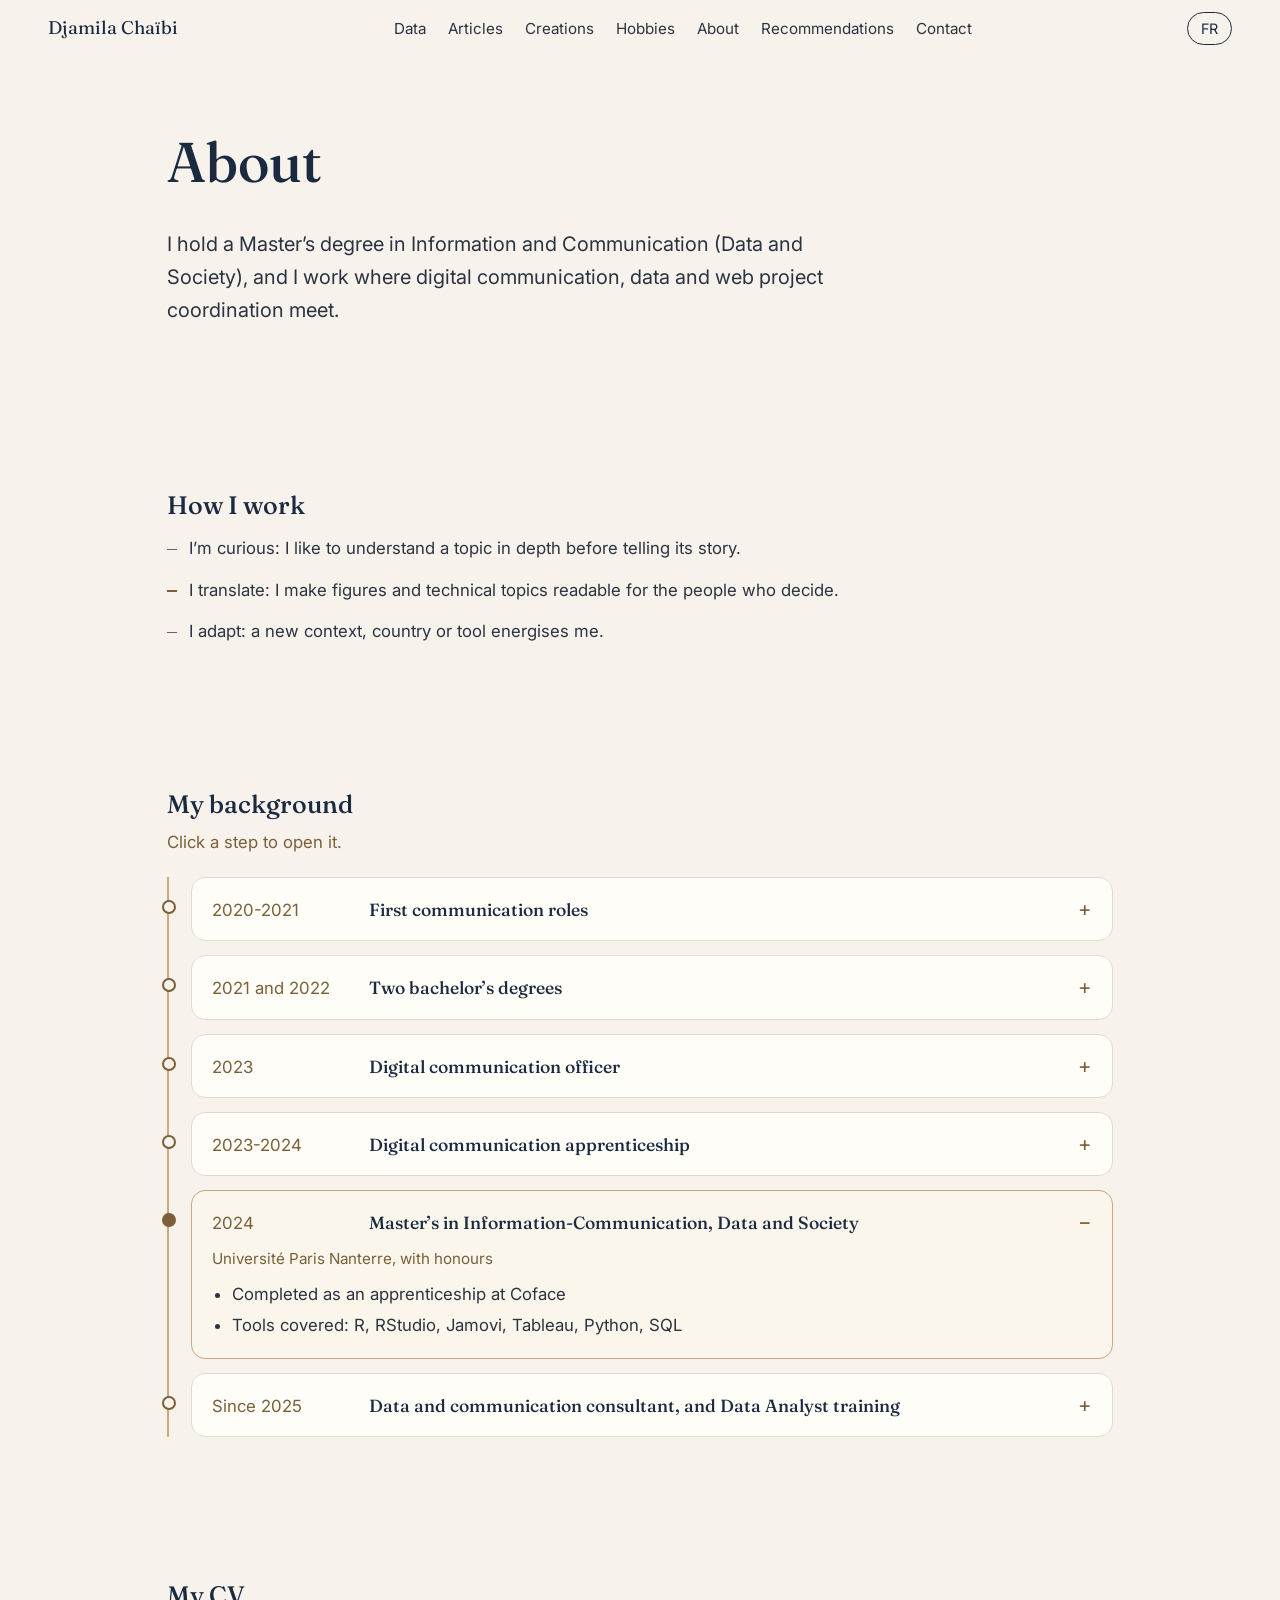
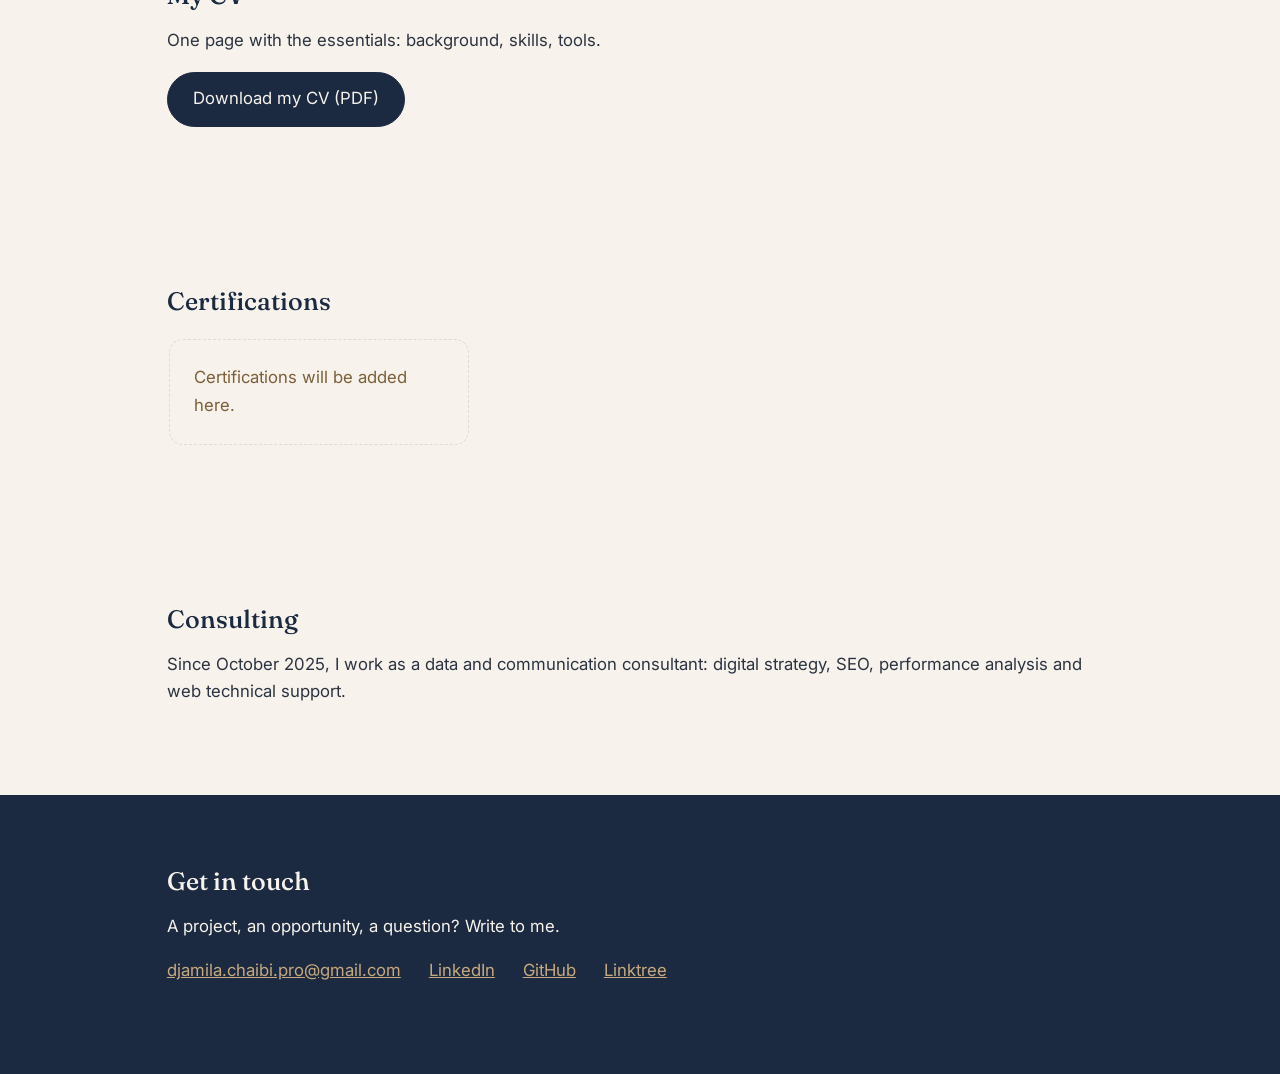
<file: about.html>
<!DOCTYPE html>
<html lang="fr">
<head>
<meta charset="utf-8">
<meta name="viewport" content="width=device-width, initial-scale=1">
<title>À propos, Djamila Chaïbi</title>
<meta name="description" content="Parcours, formation et façon de travailler de Djamila Chaïbi, chargée de projet digital.">
<link rel="preconnect" href="https://fonts.googleapis.com">
<link rel="preconnect" href="https://fonts.gstatic.com" crossorigin>
<link href="https://fonts.googleapis.com/css2?family=Fraunces:opsz,wght@9..144,400;9..144,500&family=Inter:wght@400;500&display=swap" rel="stylesheet">
<link rel="stylesheet" href="style.css">
</head>
<body class="inner">
<header class="top" id="top">
  <a class="brand" href="index.html" data-i18n="name"></a>
  <nav aria-label="Menu principal"><ul id="menu"></ul></nav>
  <div class="tools">
    <button id="lang" class="pill" type="button"></button>
    <button id="burger" class="pill" type="button" aria-label="Menu" aria-expanded="false">Menu</button>
  </div>
</header>

<main>
  <section class="sec intro">
    <h1 data-i18n="about.title"></h1>
    <p class="lead" data-i18n="about.intro"></p>
  </section>

  <section class="sec">
    <h2 data-i18n="about.howTitle"></h2>
    <ul class="how" id="how"></ul>
  </section>

  <section class="sec" id="parcours">
    <h2 data-i18n="about.tlTitle"></h2>
    <p class="hint" data-i18n="about.tlHint"></p>
    <div class="frise" id="frise"></div>
  </section>

  <section class="sec">
    <h2 data-i18n="about.cvTitle"></h2>
    <p data-i18n="about.cvText"></p>
    <p><a class="btn primary" id="cv" data-i18n="about.cvBtn" href="#" download></a></p>
  </section>

  <section class="sec">
    <h2 data-i18n="about.certTitle"></h2>
    <div class="track" id="certs"></div>
  </section>

  <section class="sec">
    <h2 data-i18n="about.consultTitle"></h2>
    <p data-i18n="about.consultText"></p>
  </section>
</main>

<footer class="foot" id="contact">
  <div class="sec">
    <h2 data-i18n="contactTitle"></h2>
    <p data-i18n="contactText"></p>
    <p class="links">
      <a id="mail" href="#"></a>
      <a data-link="linkedin" data-i18n="linkedin" href="#"></a>
      <a data-link="github" data-i18n="github" href="#"></a>
      <a data-link="linktree" data-i18n="linktree" href="#"></a>
    </p>
  </div>
</footer>

<script src="content.js"></script>
<script src="main.js"></script>
</body>
</html>
</file>
<file: style.css>
:root{--cream:#F7F3EC;--paper:#FFFDF8;--navy:#1B2A41;--ink:#2B3340;--sand:#C8A97E;--sand-d:#7A5F38;--rose:#C98B8B;--line:#E4DACB}
*{box-sizing:border-box}
html{scroll-behavior:smooth;scroll-padding-top:72px}
body{margin:0;background:var(--cream);color:var(--ink);font:400 1.05rem/1.65 Inter,system-ui,sans-serif}
h1,h2{font-family:Fraunces,Georgia,serif;color:var(--navy);font-weight:500;line-height:1.15;margin:0 0 .6em}
a{color:inherit}
a:focus-visible,button:focus-visible,.track:focus-visible{outline:2px solid var(--sand-d);outline-offset:3px}

.top{position:fixed;inset:0 0 auto;z-index:20;display:flex;align-items:center;justify-content:space-between;gap:16px;padding:12px clamp(16px,4vw,48px);transition:background .3s}
.top.solid{background:rgba(247,243,236,.95);border-bottom:1px solid var(--line);backdrop-filter:blur(6px)}
.brand{font-family:Fraunces,Georgia,serif;color:var(--navy);text-decoration:none;font-size:1.15rem}
nav ul{display:flex;gap:22px;list-style:none;margin:0;padding:0}
nav a{text-decoration:none;font-size:.95rem;padding:4px 0;border-bottom:1.5px solid transparent}
nav a:hover{border-color:var(--sand)}
.tools{display:flex;gap:8px}
.pill{font:inherit;font-size:.9rem;background:transparent;color:var(--navy);border:1.5px solid var(--navy);border-radius:999px;padding:.25em .9em;cursor:pointer}
.pill:hover{background:var(--navy);color:var(--cream)}
#burger{display:none}

.hero{position:relative;min-height:100svh;display:grid;align-items:center;padding:110px clamp(20px,6vw,80px) 64px;overflow:hidden}
#web{position:absolute;inset:0;width:100%;height:100%}
.hero-in{position:relative;display:grid;grid-template-columns:1.3fr .8fr;gap:48px;align-items:center;max-width:1100px;margin:0 auto;width:100%}
.who{margin:0 0 12px;color:var(--sand-d)}
h1{font-size:clamp(2rem,4.6vw,3.5rem);max-width:18em}
.role{font-size:1.15rem;max-width:30em}
.actions{display:flex;flex-wrap:wrap;gap:12px;margin-top:28px}
.btn{display:inline-block;padding:.75em 1.5em;border:1.5px solid var(--navy);border-radius:999px;color:var(--navy);text-decoration:none}
.btn.primary{background:var(--navy);color:var(--cream)}
.btn:hover{border-color:var(--sand-d)}
.photo{width:min(100%,340px);aspect-ratio:4/5;margin-left:auto;border-radius:999px 999px 14px 14px;background:linear-gradient(160deg,var(--line),var(--sand));overflow:hidden}
.photo img{width:100%;height:100%;object-fit:cover;display:block}

.sec{max-width:1100px;margin:0 auto;padding:72px clamp(20px,6vw,80px)}
.stats{display:grid;grid-template-columns:repeat(3,1fr);gap:32px;border-top:1px solid var(--line);padding-top:28px}
.stats b{display:block;font:500 clamp(2.2rem,5vw,3.4rem)/1 Fraunces,Georgia,serif;color:var(--navy)}
.stats span{display:block;margin-top:8px;max-width:14em}
.head{display:flex;justify-content:space-between;align-items:baseline;gap:16px}
.arrows{display:flex;gap:8px}
.track{display:flex;gap:20px;overflow-x:auto;scroll-snap-type:x mandatory;padding:8px 2px 16px}
.card{flex:0 0 min(300px,82%);scroll-snap-align:start;border:1px solid var(--line);border-radius:14px;padding:24px;background:var(--paper);text-decoration:none}
.card h3{font:500 1.2rem/1.3 Fraunces,Georgia,serif;margin:0 0 8px;color:var(--navy)}
.card p{margin:0}
.card.empty{border-style:dashed;background:transparent;color:var(--sand-d)}

.timeline{list-style:none;margin:0;padding:0 0 0 22px;border-left:2px solid var(--sand)}
.timeline li{position:relative;padding:0 0 28px 8px}
.timeline li::before{content:"";position:absolute;left:-30px;top:.55em;width:10px;height:10px;border-radius:50%;background:var(--cream);border:2px solid var(--sand-d)}
.timeline b{font-family:Fraunces,Georgia,serif;color:var(--navy);font-weight:500;font-size:1.1rem}
.timeline small{display:block;color:var(--sand-d);font-size:.95rem}

.foot{background:var(--navy);color:var(--cream)}
.foot h2{color:var(--cream)}
.links{display:flex;flex-wrap:wrap;gap:12px 28px}
.links a{color:var(--sand)}

@media(max-width:860px){
  .hero-in{grid-template-columns:1fr;gap:28px}
  .photo{order:-1;width:200px;margin:0}
  .stats{grid-template-columns:1fr;gap:20px}
  #burger{display:inline-block}
  nav{position:absolute;top:100%;left:0;right:0;background:var(--cream);border-bottom:1px solid var(--line);display:none}
  nav.open{display:block}
  nav ul{flex-direction:column;gap:0;padding:8px clamp(16px,4vw,48px)}
  nav a{display:block;padding:12px 0}
}
@media(prefers-reduced-motion:reduce){html{scroll-behavior:auto}.top{transition:none}}

/* ---------- Page À propos ---------- */
.inner .intro{padding-top:130px}
.lead{font-size:1.25rem;max-width:36em}
.hint{color:var(--sand-d);margin:-.3em 0 1.2em}
.how{list-style:none;margin:0;padding:0;display:grid;gap:14px;max-width:40em}
.how li{padding-left:22px;position:relative}
.how li::before{content:"";position:absolute;left:0;top:.8em;width:10px;height:1.5px;background:var(--sand-d)}
.frise{border-left:2px solid var(--sand);padding-left:22px;display:grid;gap:14px}
.frise details{position:relative;background:var(--paper);border:1px solid var(--line);border-radius:14px;padding:14px 20px}
.frise details::before{content:"";position:absolute;left:-30px;top:22px;width:10px;height:10px;border-radius:50%;background:var(--cream);border:2px solid var(--sand-d)}
.frise details.key{border-color:var(--sand);background:#FBF6EC}
.frise details.key::before{background:var(--sand-d)}
.frise summary{cursor:pointer;list-style:none;display:flex;flex-wrap:wrap;gap:4px 14px;align-items:baseline}
.frise summary::-webkit-details-marker{display:none}
.frise summary::after{content:"+";margin-left:auto;color:var(--sand-d);font-size:1.3rem}
.frise details[open] summary::after{content:"\2212"}
.frise .when{color:var(--sand-d);min-width:8.5em}
.frise .ttl{font:500 1.1rem/1.3 Fraunces,Georgia,serif;color:var(--navy)}
.frise .pl{margin:6px 0 0;color:var(--sand-d);font-size:.95rem}
.frise ul{margin:10px 0 4px;padding-left:1.2em}
.frise li{margin:4px 0}
</file>
